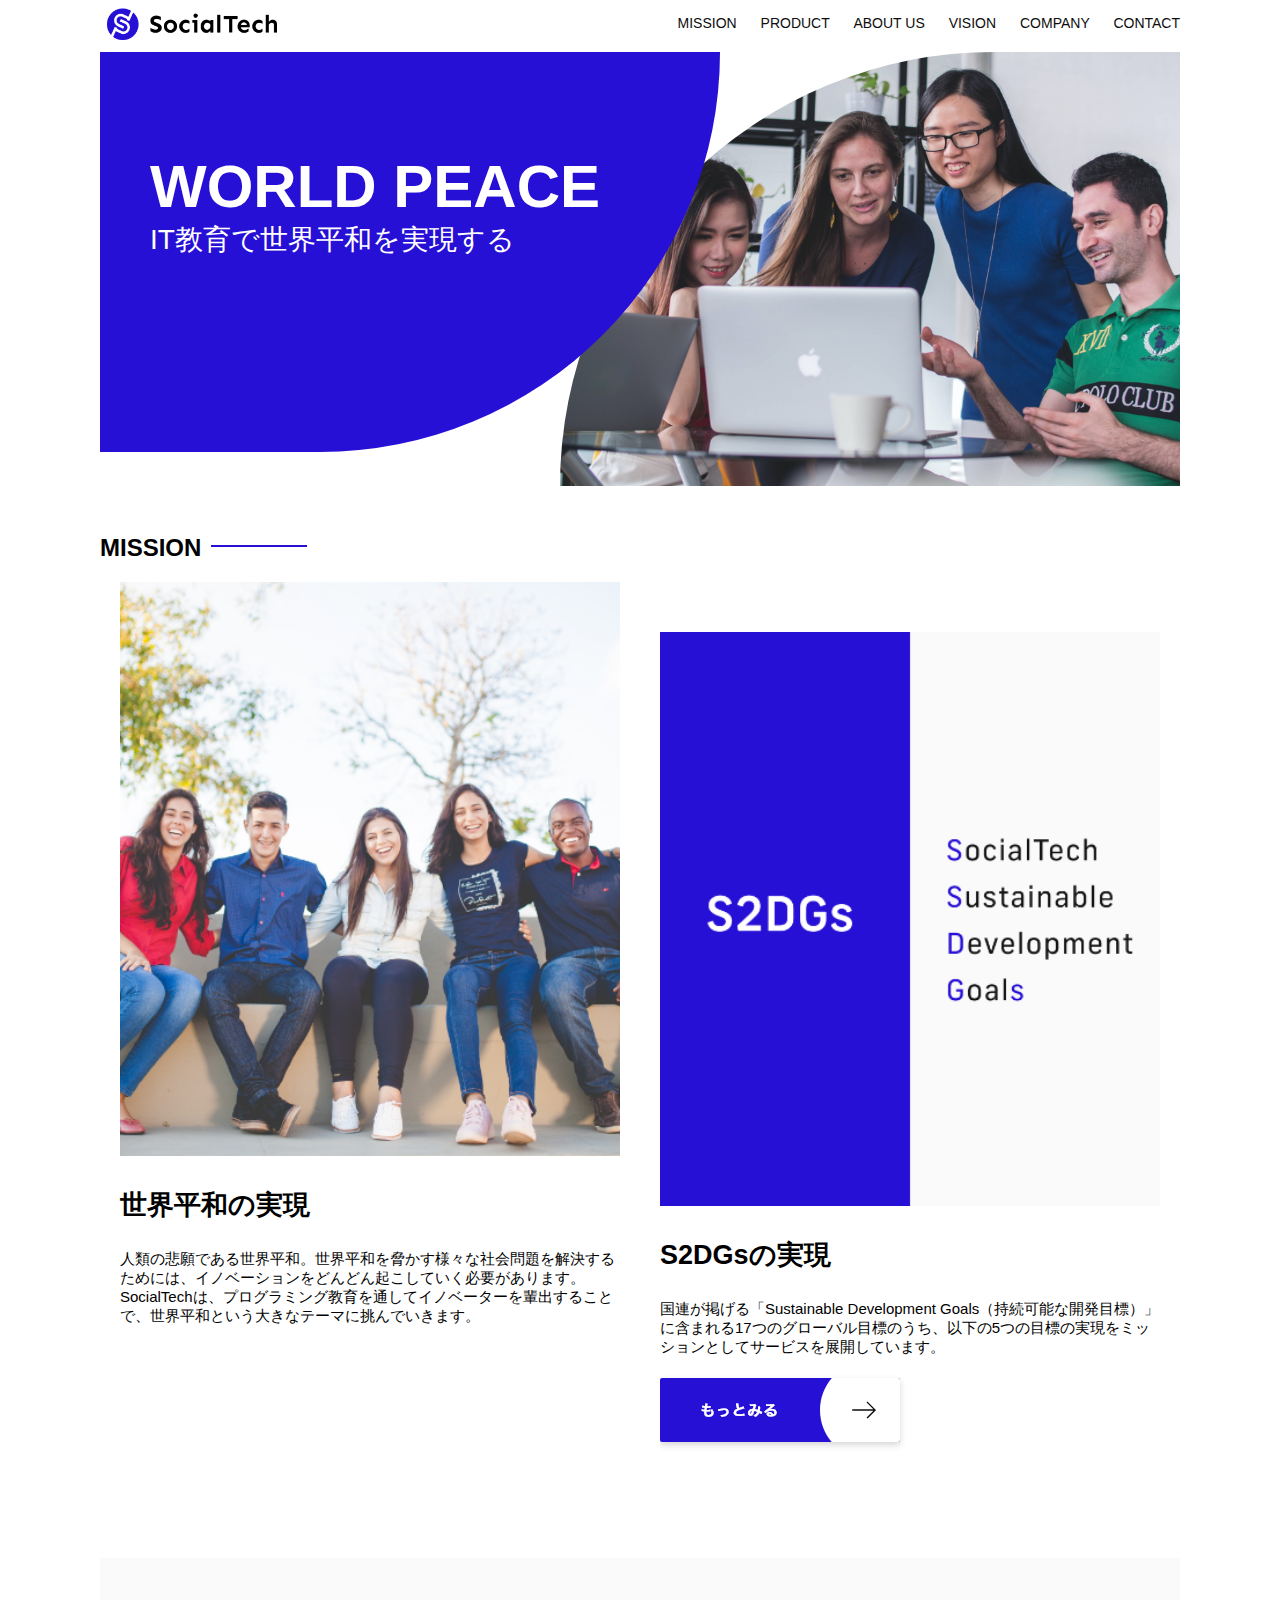
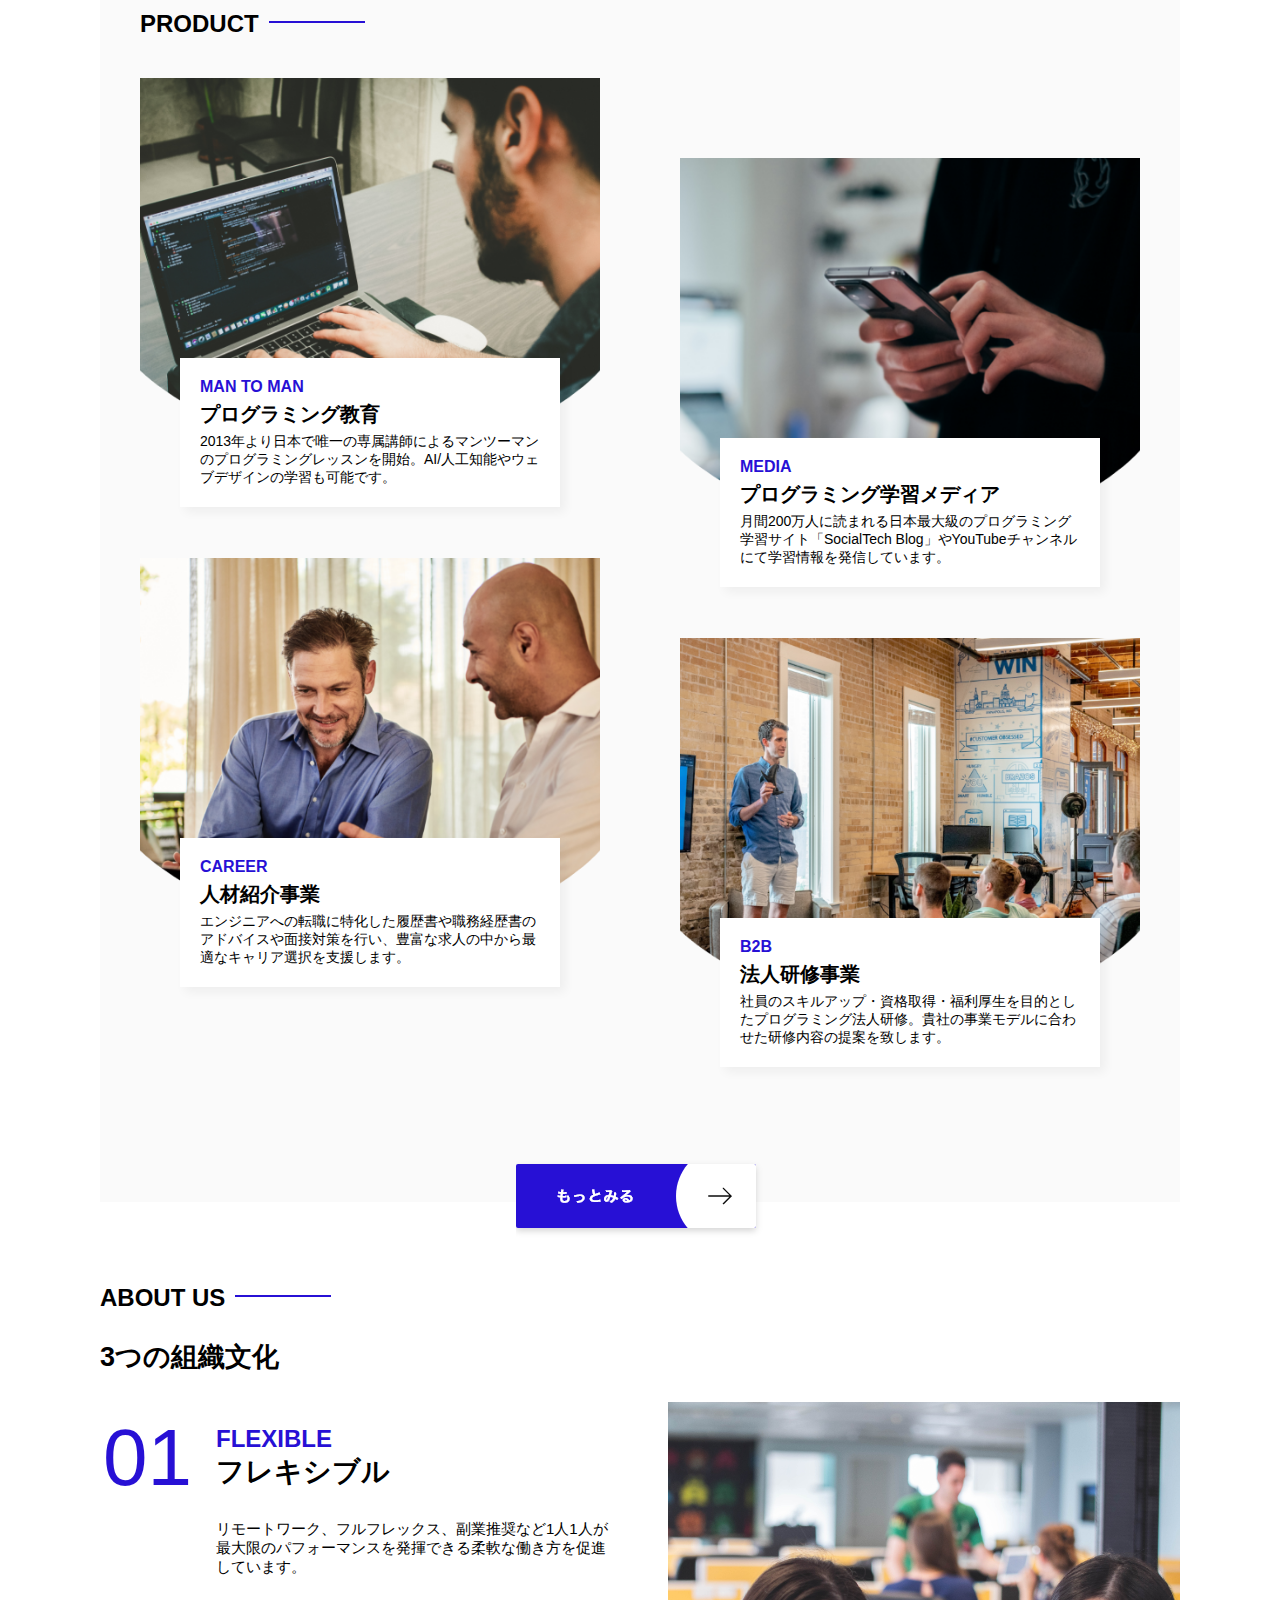
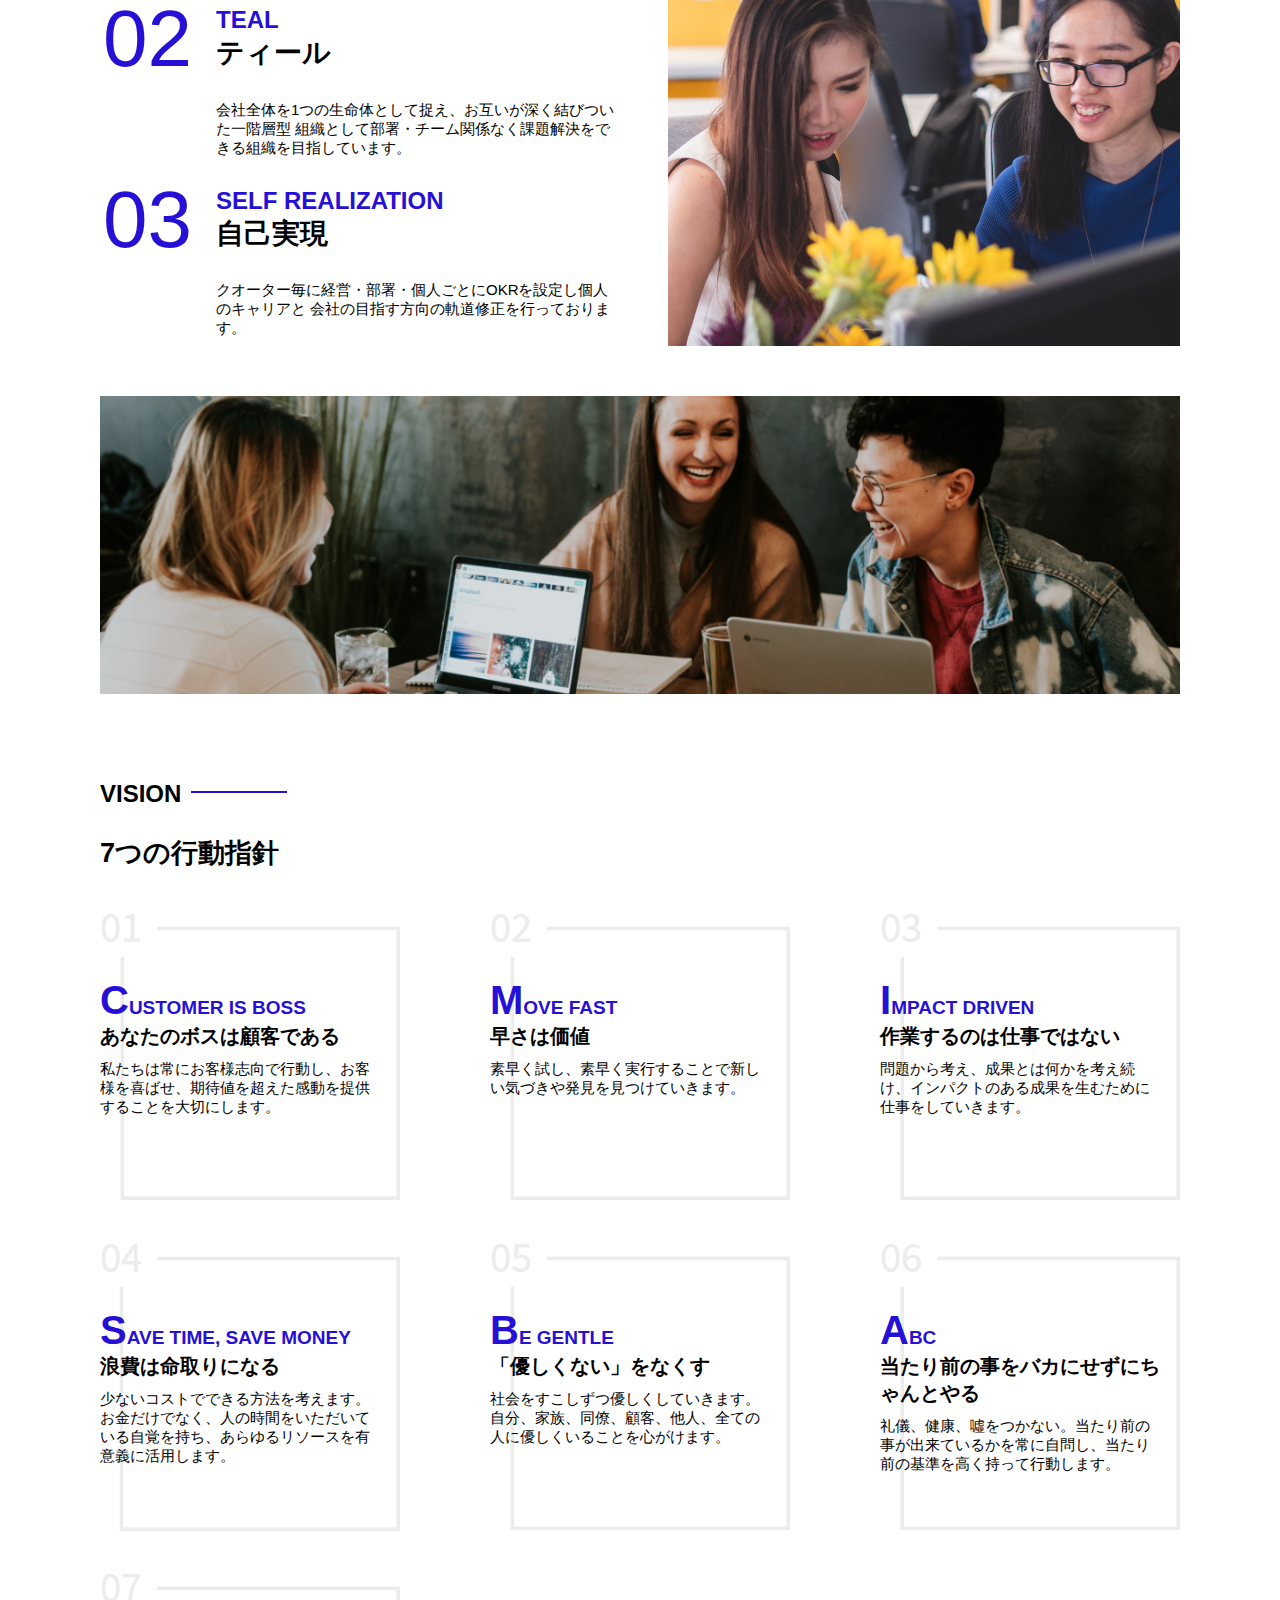
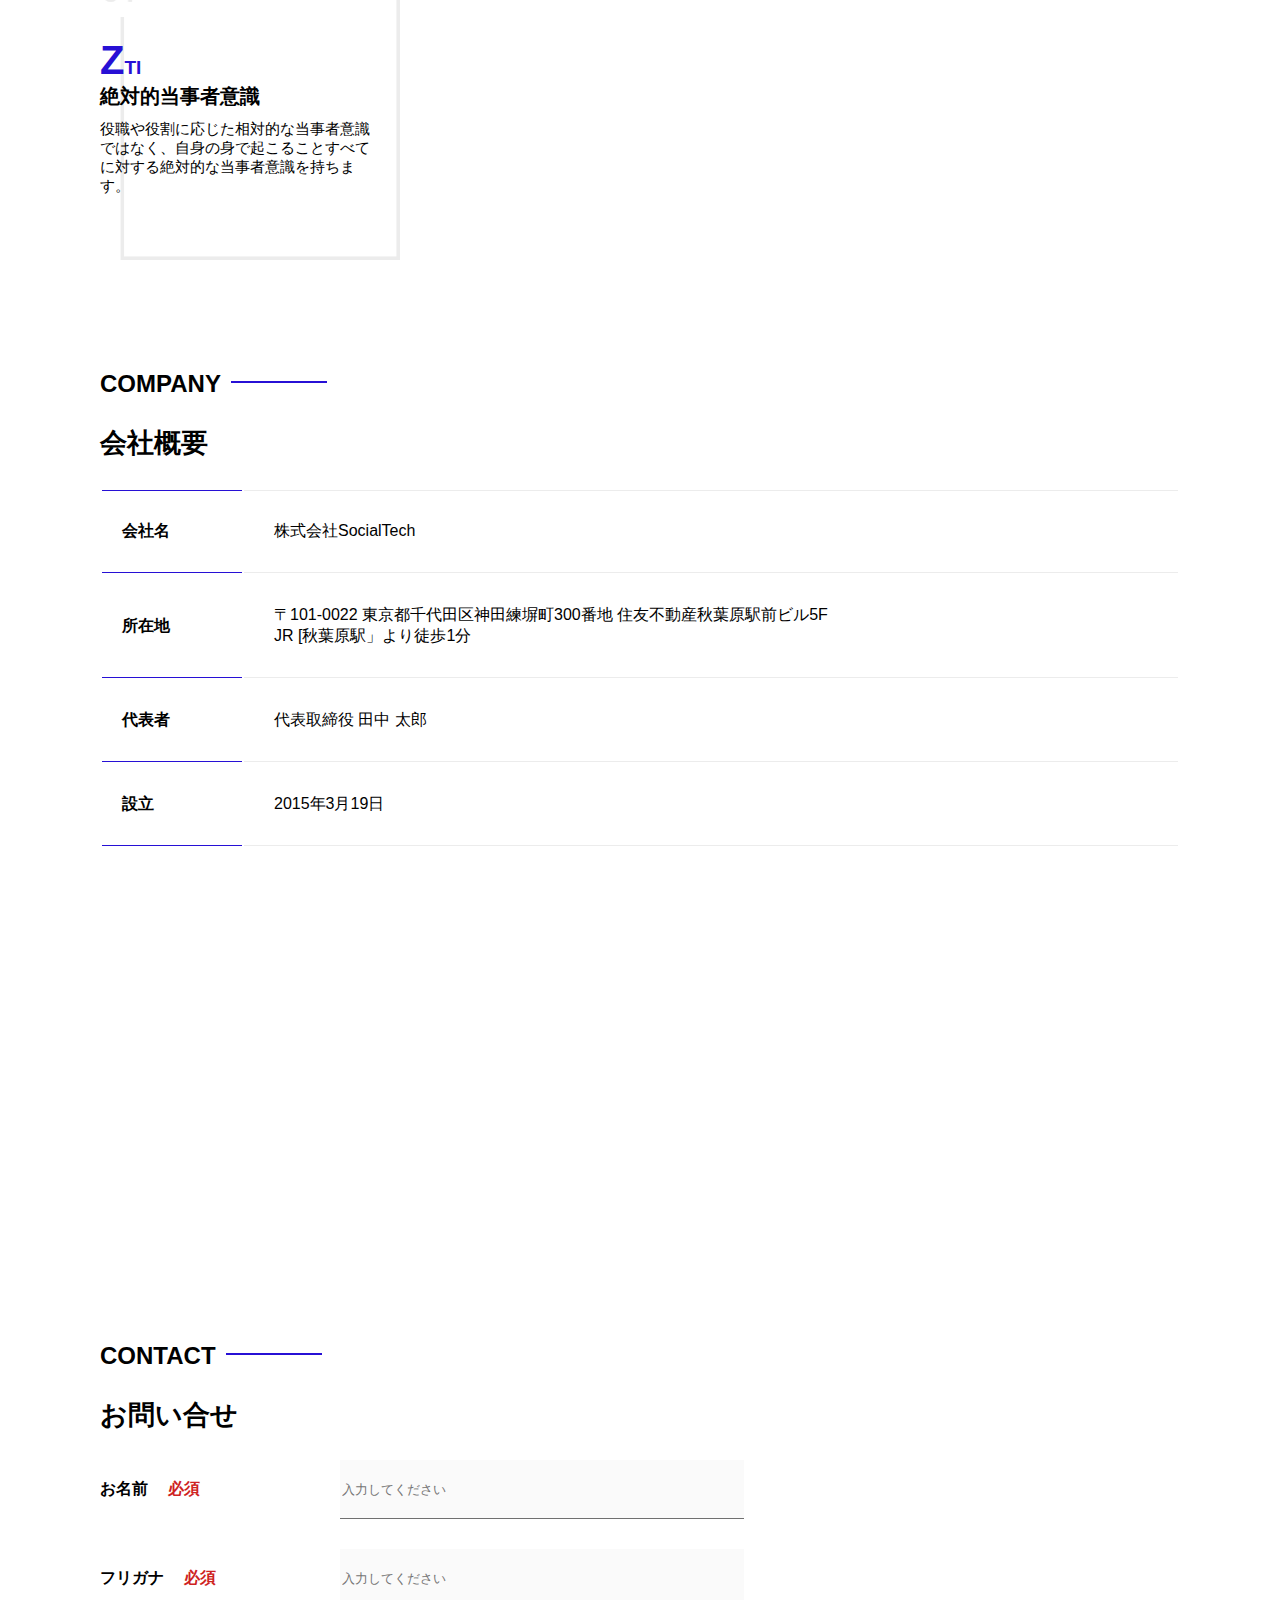
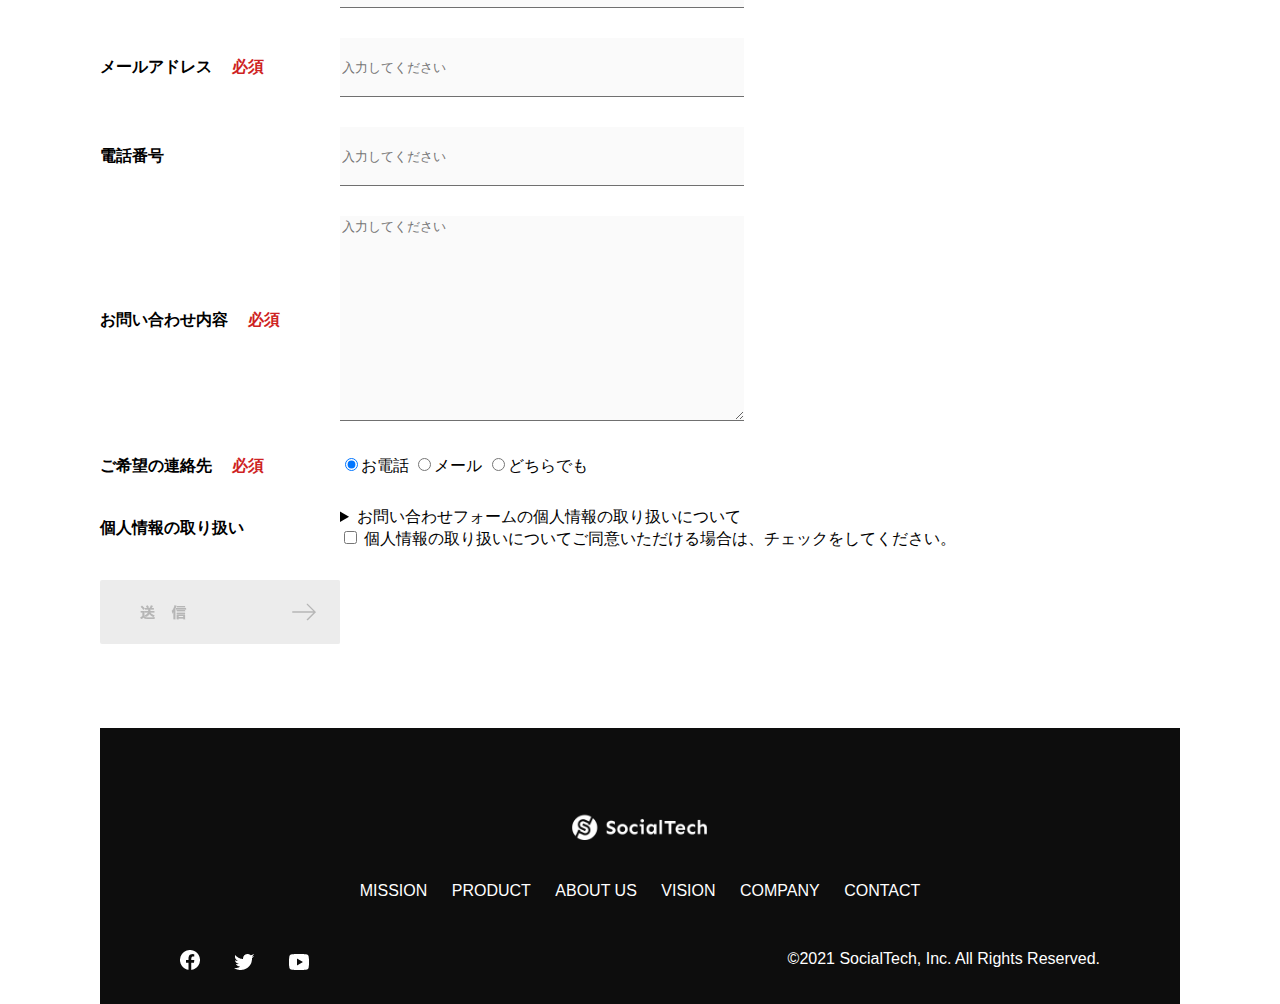
<file: index.html>
<!DOCTYPE html>
<html>
  <head>
    <title>SocialTech</title>
    <meta charset="utf-8">
    <meta name="description" content="SocialTechはEdTech業界のリーディングカンパニーを目指します。">
    <meta name="viewport" content="width=device-width, initial-scale=1.0">
    <link rel="stylesheet" href="style.css">
  </head>
  <body>
    <!-- ヘッダー -->
    <header>
      <!-- ロゴ -->
      <a href="index.html" id="logo"><img src="images/logo.png" alt="トップページに戻る"></a>

      <!-- PC用ナビゲーション -->
      <nav id="nav-pc">
        <a href="mission.html">MISSION</a>
        <a href="product.html">PRODUCT</a>
        <a href="index.html#aboutus">ABOUT US</a>
        <a href="index.html#vision">VISION</a>
        <a href="index.html#company">COMPANY</a>
        <a href="index.html#contact">CONTACT</a>
      </nav>
      
       <!-- スマホ用メニューボタン -->
       <img id="menu-sp" src="images/button-menu.png" alt="ナビゲーションを開く" onclick="document.getElementById('nav-sp').style.display = 'block'">
       
       <!-- スマホ用ナビゲーション -->
       <nav id="nav-sp">
        <img id="close" src="images/button-close.png" alt="ナビゲーションを閉じる" onclick="document.getElementById('nav-sp').style.display = 'none'">
        <a id="logo-sp" href="index.html" onclick="document.getElementById('nav-sp').style.display = 'none'"><img
            src="images/logo-sp.png" alt="トップページに戻る"></a>
        <a class="menu" href="mission.html" onclick="document.getElementById('nav-sp').style.display = 'none'">MISSION</a>
        <a class="menu" href="product.html" onclick="document.getElementById('nav-sp').style.display = 'none'">PRODUCT</a>
        <a class="menu" href="index.html#aboutus" onclick="document.getElementById('nav-sp').style.display = 'none'">ABOUT US</a>
        <a class="menu" href="index.html#vision"
          onclick="document.getElementById('nav-sp').style.display = 'none'">VISION</a>
        <a class="menu" href="index.html#company"
          onclick="document.getElementById('nav-sp').style.display = 'none'">COMPANY</a> 
        <a class="menu" href="index.html#contact" 
          onclick="document.getElementById('nav-sp').style.display = 'none'">CONTACT</a>
        <div id="sns">
          <a href="https://www.facebook.com/sejuku2013"><img src="images/button-facebook.png" alt="Facebookのリンク"></a>
          <a href="https://twitter.com/samuraijuku"><img src="images/button-twitter.png" alt="Twitterのリンク"></a>
          <a href="https://youtube.com/channel/UCCFOQO5aDK0xXam4cUQXT8g"><img src="images/button-youtube.png" alt="YouTubeのリンク"></a>
        </div>
        </nav>
      </header>
    <main>
      <article>
        <!-- メインビジュアル -->
        <section id="main-visual">
          <div id="main-message">
            <h1>WORLD PEACE</h1>
            <p>IT教育で世界平和を実現する</p>
          </div>
          <img src="images/index/index-main.png" alt="PCの周りに集まる多国籍の仲間たち">
        </section>
        <!-- ミッション -->
        <section id="mission">
          <h2 class="index-h2">MISSION</h2>
          <div id="mission-flex">
            <div>     
              <img id="mission-photo" src="images/index/index-mission.png" alt="屋外のベンチで写真を撮影する多国籍の仲間たち">
              <h3>世界平和の実現</h3>
              <p>
                人類の悲願である世界平和。世界平和を脅かす様々な社会問題を解決するためには、イノベーションをどんどん起こしていく必要があります。SocialTechは、プログラミング教育を通してイノベーターを輩出することで、世界平和という大きなテーマに挑んでいきます。
              </p>         
            </div>
            <div> 
              <img id="s2dgs" src="images/index/s2dgs.png" alt="S2DGs">
              <h3>S2DGsの実現</h3>
              <p>国連が掲げる「Sustainable Development Goals（持続可能な開発目標）」に含まれる17つのグローバル目標のうち、以下の5つの目標の実現をミッションとしてサービスを展開しています。</p>
              <a href="mission.html">
                <img src="images/button-more.png" alt="もっとみる">
              </a>
            </div>
          </div>
        </section>
        <!-- プロダクト -->
        <section id="product">
          <h2 class="index-h2">PRODUCT</h2>
          <div>
            <div id="product-left">                  
            <div>
               <img class="product-photo" src="images/index/index-mantoman.png" alt="PCでコードを書く男性">
                <div class="product-explain">
                  <span>MAN TO MAN</span>
                  <h3>プログラミング教育</h3>
                  <p>2013年より日本で唯一の専属講師によるマンツーマンのプログラミングレッスンを開始。AI/人工知能やウェブデザインの学習も可能です。</p>
                </div>
              </div>
              <div>
                <img class="product-photo" src="images/index/index-career.png" alt="笑顔で話し合う2人の男性">
                <div class="product-explain">
                  <span>CAREER</span>
                  <h3>人材紹介事業</h3>
                  <p>エンジニアへの転職に特化した履歴書や職務経歴書のアドバイスや面接対策を行い、豊富な求人の中から最適なキャリア選択を支援します。</p>
                </div>
              </div>
            </div>
            <div id="product-right">
              <div>
                <img class="product-photo" src="images/index/index-media.png" alt="スマートフォンを操作する人">
                <div class="product-explain">
                <span>MEDIA</span>
                  <h3>プログラミング学習メディア</h3>
                  <p>月間200万人に読まれる日本最大級のプログラミング学習サイト「SocialTech Blog」やYouTubeチャンネルにて学習情報を発信しています。</p>
                </div>
              </div>                   
              <div>
                <img class="product-photo" src="images/index/index-b2b.png" alt="講演中の男性とそれを聴く人々">
                <div class="product-explain">
                  <span>B2B</span>
                  <h3>法人研修事業</h3>
                  <P>社員のスキルアップ・資格取得・福利厚生を目的としたプログラミング法人研修。貴社の事業モデルに合わせた研修内容の提案を致します。</P>
                </div>
              </div>
            </div>
          </div>
          <div>
            <a id="product-more" href="product.html">
              <img src="images/button-more.png" alt="もっとみる">
            </a>
          </div>
        </section>
        <!-- ABOUT US -->
        <section id="aboutus">
          <h2 class="index-h2">ABOUT US</h2>
          <h3>3つの組織文化</h3>
          <div>
            <table class="culture-table">
              <tr>
                <td>
                  <span class="culture-num">01</span>
                </td>
                <td>
                  <span class="culture-en">FLEXIBLE</span>
                  <span class="culture-jp">フレキシブル</span>
                </td>
              </tr>
              <tr>
                <td>
                  <!-- 空のセル -->
                </td>
                <td>
                  <p class="culture-description">
                    リモートワーク、フルフレックス、副業推奨など1人1人が最大限のパフォーマンスを発揮できる柔軟な働き方を促進しています。
                  </p>
                </td>
              </tr>
              <tr>
                <td>
                  <span class="culture-num">02</span>
                </td>
                <td>
                  <span class="culture-en">TEAL</span>
                  <span class="culture-jp">ティール</span>
                </td>
              </tr>
              <tr>              
                <td>
                  <!-- 空のセル -->
                </td>
                <td>
                  <p class="culture-description">
                    会社全体を1つの生命体として捉え、お互いが深く結びついた一階層型
                    組織として部署・チーム関係なく課題解決をできる組織を目指しています。
                  </p>
                </td>
              </tr>
              <tr>
                <td>
                  <span class="culture-num">03</span>
                </td>
                <td>
                  <span class="culture-en">SELF REALIZATION</span>
                  <span class="culture-jp">自己実現</span>
                </td>
              </tr>
              <tr>
                <td>
                  <!-- 空のセル -->
                </td>
                <td>
                  <p class="culture-description">
                    クオーター毎に経営・部署・個人ごとにOKRを設定し個人のキャリアと
                    会社の目指す方向の軌道修正を行っております。
                  </p>
                </td>
              </tr>
            </table>
             <img class="culture-img" src="images/index/index-aboutus1.png" alt="笑顔で話し合う2人の女性">
          </div>
           <img class="culture-img2" src="images/index/index-aboutus2.png" alt="笑顔で話し合う3人の男女">
        </section>
        <!-- VISION -->
        <section id="vision">
          <h2 class="index-h2">VISION</h2>
          <h3>7つの行動指針</h3>
          <div>
            <div class="vision-box">
              <img src="images/index/vision-01.png" alt="01">
              <span>
                <h4>CUSTOMER IS BOSS</h4>
                <h5>あなたのボスは顧客である</h5>
                <p>私たちは常にお客様志向で行動し、お客様を喜ばせ、期待値を超えた感動を提供することを大切にします。</p>
              </span>
            </div> 
            <div class="vision-box">
              <img src="images/index/vision-02.png" alt="02">
                <span>
                  <h4>MOVE FAST</h4>
                  <h5>早さは価値</h5>
                  <p>素早く試し、素早く実行することで新しい気づきや発見を見つけていきます。</p>
                </span>
            </div> 
            <div class="vision-box">
               <img src="images/index/vision-03.png" alt="03">
                  <span>
                    <h4>IMPACT DRIVEN</h4>
                    <h5>作業するのは仕事ではない</h5>
                    <p>問題から考え、成果とは何かを考え続け、インパクトのある成果を生むために仕事をしていきます。</p>
                  </span>
            </div> 
            <div class="vision-box">
               <img src="images/index/vision-04.png" alt="04">
                  <span>
                    <h4>SAVE TIME, SAVE MONEY</h4>
                    <h5>浪費は命取りになる</h5>
                    <p>少ないコストでできる方法を考えます。お金だけでなく、人の時間をいただいている自覚を持ち、あらゆるリソースを有意義に活用します。</p>
                  </span>
            </div> 
            <div class="vision-box">
               <img src="images/index/vision-05.png" alt="05">
                  <span>
                    <h4>BE GENTLE</h4>
                    <h5>「優しくない」をなくす</h5>
                    <p>社会をすこしずつ優しくしていきます。自分、家族、同僚、顧客、他人、全ての人に優しくいることを心がけます。</p>
                  </span>
            </div> 
            <div class="vision-box">
               <img src="images/index/vision-06.png" alt="06">
                  <span>
                    <h4>ABC</h4>
                    <h5>当たり前の事をバカにせずにちゃんとやる</h5>
                    <p>礼儀、健康、噓をつかない。当たり前の事が出来ているかを常に自問し、当たり前の基準を高く持って行動します。</p>
                  </span>
            </div> 
            <div class="vision-box">
                <img src="images/index/vision-07.png" alt="07">
                   <span>
                     <h4>ZTI</h4>
                     <h5>絶対的当事者意識</h5>
                     <p>役職や役割に応じた相対的な当事者意識ではなく、自身の身で起こることすべてに対する絶対的な当事者意識を持ちます。</p>
                   </span>
            </div>                
      </div>
      </section>       
      <!-- COMPANY -->
      <section id="company">
        <h2 class="index-h2">COMPANY</h2>
        <h3>会社概要</h3>
        <table id="company-table">
           <tr>
            <th class="tableheader-first">会社名</th>
            <td class="cell-first">株式会社SocialTech</td>
           </tr>
           <tr>
             <th class="tableheader">所在地</th>
             <td class="cell">〒101-0022 東京都千代田区神田練塀町300番地 住友不動産秋葉原駅前ビル5F<br>JR [秋葉原駅」より徒歩1分</td>
           </tr>
           <tr>
             <th class="tableheader">代表者</th>
             <td class="cell">代表取締役 田中 太郎</td>
           </tr>
           <tr>
             <th class="tableheader">設立</th>
             <td class="cell">2015年3月19日</td>
           </tr>
        </table>
        <iframe
          src="https://www.google.com/maps/embed?pb=!1m18!1m12!1m3!1d12960.272655030523!2d139.76435285263776!3d35.699940186839896!2m3!1f0!2f0!3f0!3m2!1i1024!2i768!4f13.1!3m3!1m2!1s0x60188fee13660e23%3A0x77137876edf742ac!2z5L2P5Y-L5LiN5YuV55Sj56eL6JGJ5Y6f6aeF5YmN44OT44Or!5e0!3m2!1sja!2sjp!4v1714948424982!5m2!1sja!2sjp" 
          style="border:0;" allowfullscreen="" loading="lazy">        
        </iframe>
      </section>
      <!-- お問合せフォーム -->
      <section id="contact">
        <h2 class="index-h2">CONTACT</h2>
        <h3>お問い合せ</h3>
        <form>
          <div>
            <div class="contact-heading">
              <label class="contact-label">お名前<span class="contact-span">必須</span></label>
            </div>
            <div>
              <input type="text" name="name" placeholder="入力してください" class="contact-textbox">
            </div>   
          </div>  
          <div>
            <div class="contact-heading">
              <label class="contact-label">フリガナ<span class="contact-span">必須</span></label>
            </div>
          <div>
            <input type="text" name="hurigana" placeholder="入力してください" class="contact-textbox">
          </div>
        </div>
        <div>
          <div class="contact-heading">
            <label class="contact-label">メールアドレス<span class="contact-span">必須</span></label>
          </div>
        <div>
          <input type="text" name="email" placeholder="入力してください" class="contact-textbox">
        </div> 
        </div>
        <div>
          <div class="contact-heading">
            <label class="contact-label">電話番号</label>
          </div>
        <div>
          <input type="text" name="tel" placeholder="入力してください" class="contact-textbox">
        </div> 
        </div>
        <div>
          <div class="contact-heading">
            <label class="contact-label">お問い合わせ内容<span class="contact-span">必須</span></label>
          </div>
          <div>
            <textarea class="contact-textarea" placeholder="入力してください" name="message"></textarea>
          </div>
       </div>
        <div>
          <div class="contact-heading">
            <label class="contact-label">ご希望の連絡先<span class="contact-span">必須</span></label>
          </div>
          <div>
         <input class="radiobutton" type="radio" value="tel" name="contact" checked><label>お電話</label>
         <input class="radiobutton" type="radio" value="mail" name="contact"><label>メール</label>
         <input class="radiobutton" type="radio" value="both" name="contact"><label>どちらでも</label>
      </div>
      </div>
      <div>
        <div class="contact-heading">
          <label class="contact-label">個人情報の取り扱い</label>
        </div>
        <div>
          <details>
            <summary>お問い合わせフォームの個人情報の取り扱いについて</summary>
            <div>
              <span>1. 組織の名称又は氏名</span><br>
              株式会社SocialTech<br><br>
              <span>2. 個人情報保護管理者（若しくはその代理人）の氏名又は職名、所属及び連絡先
                鈴木 一郎 コーポレート部</span><br>
                メールアドレス:samurai@example.com<br>
                TEL:03-1234-5678<br>
              <span>3. 個人情報の利用目的</span><br>
                ・本サービス及び本サービスに関連する情報の提供又はそれらに関する連絡のため<br>
                   ・ユーザーの本人確認のため<br>
                   ・当社サービスのご案内のため<br>
                   ・当社の商品等の広告または宣伝（電子メールによるものを含むものとします。）<br><br>
              <span>４．個人情報の取り扱い業務の委託</span><br>
                   個人情報の取扱業務の全部または一部を外部に業務委託する場合があります。<br>
                   その際、弊社は、個人情報を適切に保護できる管理体制を敷き実行していることを条件として<br>
                   委託先を厳選したうえで、機密保持契約を委託先と締結し、お客様の個人情報を厳密に管理させます。<br><br>
              <span>５．個人情報の開示等の請求</span><br>
                   お客様は、弊社に対してご自身の個人情報の開示等（利用目的の通知、開示、内容の訂正・追加・削除、利用の停止または消去、第三者への提供の停止）に関して、当社問合わせ窓口に申し出ることができます。<br>
                   その際、弊社はお客様ご本人を確認させていただいたうえで、合理的な期間内に対応いたします。<br><br>
                   なお、個人情報に関する弊社問合わせ先は、次の通りです。<br><br>
                   株式会社SocialTech 個人情報問合せ窓口<br>
                   〒101-0022 東京都千代田区神田練塀町300番地 住友不動産秋葉原駅前ビル5F<br>
                   メールアドレス:samurai@example.com TEL:03-1234-5678<br><br>
              <span>６．個人情報を提供されることの任意性について</span><br><br>
                   お客様がご自身の個人情報を弊社に提供されるか否かは、お客様のご判断によりますが、もしご提供されない場合には、適切なサービスが提供できない場合がありますので予めご了承ください。
              </div>
               </details>
               <input type="checkbox" name="agree">
               <span>個人情報の取り扱いについてご同意いただける場合は、チェックをしてください。</span>
             </div>
           </div>
           <input type="image" src="images/button-submit.png" alt="送信する">
        </form>
      </section>
    </article>
    <footer>
      <div id="footer-logo">
        <img src="images/logo-sp.png" alt="SocialTech">
      </div>
      <div id="footer-link">
        <a href="mission.html">MISSION</a>
        <a href="product.html">PRODUCT</a>
        <a href="index.html#aboutus">ABOUT US</a>
        <a href="index.html#vision">VISION</a>
        <a href="index.html#company">COMPANY</a>
        <a href="index.html#contact">CONTACT</a>
      </div>
        <div id="sns-footer">
          <a href="https://www.facebook.com/sejuku2013"><img src="images/button-facebook.png" alt="Facebookのリンク"></a>
          <a href="https://twitter.com/samuraijuku"><img src="images/button-twitter.png" alt="Twitterのリンク"></a>
          <a href="https://www.youtube.com/channel/UCCFOQO5aDK0xXam4cUQXT8g"><img src="images/button-youtube.png" alt="YouTubeのリンク"></a>
           <span id="copyright">&copy;2021 SocialTech, Inc. All Rights Reserved. </span>          
        </div>
    </footer>
  </main>
</body>

</html>
</file>
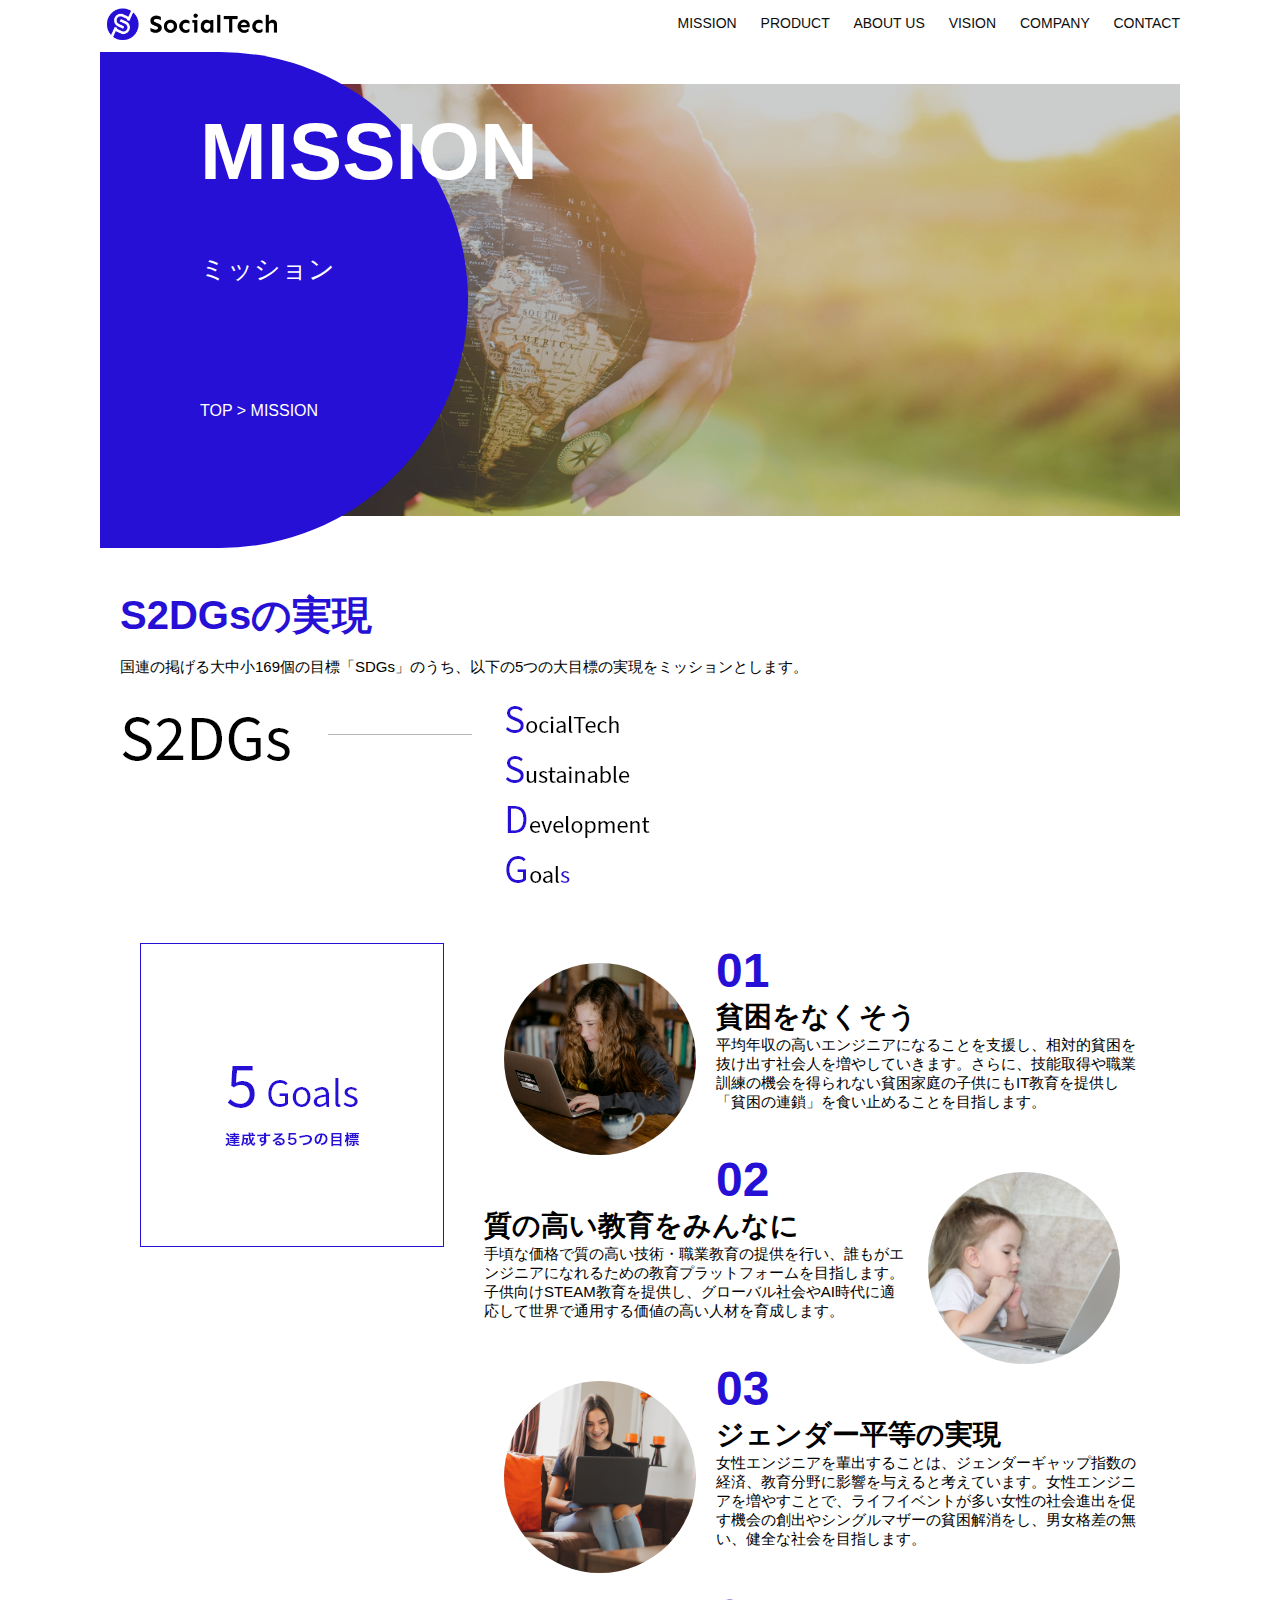
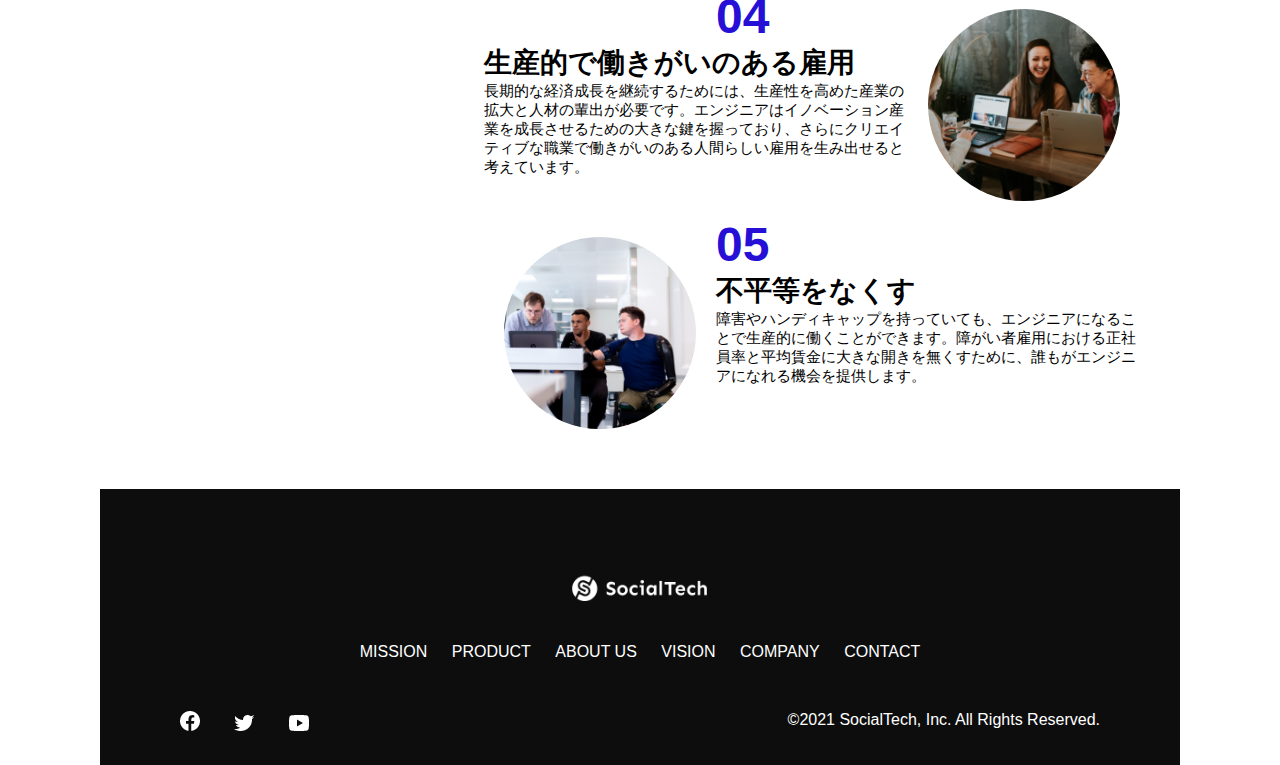
<file: mission.html>
<!DOCTYPE html>
<html>
  <head>
    <title>SocialTech - MISSION ミッション -</title>
    <meta charset="utf-8">
    <meta name="description" content="SocialTechが目指す5つの目標（S2DGs）を紹介します">
    <meta name="viewport" content="width=device-width, initial-scale=1.0">
    <link rel="stylesheet" href="style.css">
  </head>
  <body>
    <!-- ヘッダー -->
    <header>
      <!-- ロゴ -->
      <a href="index.html" id="logo"><img src="images/logo.png" alt="トップページに戻る"></a>

      <!-- PC用ナビゲーション -->
      <nav id="nav-pc">
        <a href="mission.html">MISSION</a>
        <a href="product.html">PRODUCT</a>
        <a href="index.html#aboutus">ABOUT US</a>
        <a href="index.html#vision">VISION</a>
        <a href="index.html#company">COMPANY</a>
        <a href="index.html#contact">CONTACT</a>
      </nav>
       <!-- スマホ用メニューボタン -->
       <img id="menu-sp" src="images/button-menu.png" alt="ナビゲーションを開く" onclick="document.getElementById('nav-sp').style.display = 'block'">
  
       
       <!-- スマホ用ナビゲーション -->
       <nav id="nav-sp">
        <img id="close" src="images/button-close.png" alt="ナビゲーションを閉じる" onclick="document.getElementById('nav-sp').style.display = 'none'">
        <a id="logo-sp" href="index.html" onclick="document.getElementById('nav-sp').style.display = 'none'"><img
            src="images/logo-sp.png" alt="トップページに戻る"></a>
        <a class="menu" href="mission.html" onclick="document.getElementById('nav-sp').style.display = 'none'">MISSION</a>
        <a class="menu" href="product.html" onclick="document.getElementById('nav-sp').style.display = 'none'">PRODUCT</a>
        <a class="menu" href="index.html#aboutus" onclick="document.getElementById('nav-sp').style.display = 'none'">ABOUT US</a>
        <a class="menu" href="index.html#vision"
          onclick="document.getElementById('nav-sp').style.display = 'none'">VISION</a>
        <a class="menu" href="index.html#company"
          onclick="document.getElementById('nav-sp').style.display = 'none'">COMPANY</a> 
        <a class="menu" href="index.html#contact" 
          onclick="document.getElementById('nav-sp').style.display = 'none'">CONTACT</a>
        <div id="sns">
          <a href="https://www.facebook.com/sejuku2013"><img src="images/button-facebook.png" alt="Facebookのリンク"></a>
          <a href="https://twitter.com/samuraijuku"><img src="images/button-twitter.png" alt="Twitterのリンク"></a>
          <a href="https://www.youtube.com/channel/UCCFOQO5aDK0xXam4cUQXT8g"><img src="images/button-youtube.png" alt="YouTubeのリンク"></a>
        </div>
        </nav>
      </header>
    <main>
      <article>
        <section id="mission-main">
          <div id="mission-title">
            <h1>MISSION</h1>
            <span>ミッション</span>
            <div>TOP > MISSION</div>
          </div>
        </section>
      <section id="mission-s2dgs">
        <h2 class="mission-h2">S2DGsの実現</h2>
        <p>国連の掲げる大中小169個の目標「SDGs」のうち、以下の5つの大目標の実現をミッションとします。</p>
        <img src="images/mission/mission-s2dgs.png" alt="S2DGs">
      </section>
      <section id="mission-5goals">
        <div>
          <img id="s2dgs-image" src="images/mission/mission-5goals.png" alt="5Goals">
        </div>
        <div>
          <div>
            <img class="fivegoals-image-left" src="images/mission/mission-5goals01.png" alt="PCを操作する女の子">
            <span class="fivegoals-number">01</span>
            <h3 class="fivegoals-h3">貧困をなくそう</h3>
            <p class="fivegoals-p">
              平均年収の高いエンジニアになることを支援し、相対的貧困を抜け出す社会人を増やしていきます。さらに、技能取得や職業訓練の機会を得られない貧困家庭の子供にもIT教育を提供し「貧困の連鎖」を食い止めることを目指します。
            </p>
          </div>

          <div>
            <img class="fivegoals-image-right" src="images/mission/mission-5goals02.png" alt="PCを見つめる小さい女の子">
            <span class="fivegoals-number">02</span>
            <h3 class="fivegoals-h3">質の高い教育をみんなに</h3>
            <p class="fivegoals-p">
              手頃な価格で質の高い技術・職業教育の提供を行い、誰もがエンジニアになれるための教育プラットフォームを目指します。子供向けSTEAM教育を提供し、グローバル社会やAI時代に適応して世界で通用する価値の高い人材を育成します。
            </p>
          </div>

          <div>
            <img class="fivegoals-image-left" src="images/mission/mission-5goals03.png" alt="PCを操作する女性">
            <span class="fivegoals-number">03</span>
            <h3 class="fivegoals-h3">ジェンダー平等の実現</h3>
            <p class="fivegoals-p">
              女性エンジニアを輩出することは、ジェンダーギャップ指数の経済、教育分野に影響を与えると考えています。女性エンジニアを増やすことで、ライフイベントが多い女性の社会進出を促す機会の創出やシングルマザーの貧困解消をし、男女格差の無い、健全な社会を目指します。
            </p>
          </div>

          <div>
            <img class="fivegoals-image-right" src="images/mission/mission-5goals04.png" alt="笑顔で話し合う3人の男女">
            <span class="fivegoals-number">04</span>
            <h3 class="fivegoals-h3">生産的で働きがいのある雇用</h3>
            <p class="fivegoals-p">
              長期的な経済成長を継続するためには、生産性を高めた産業の拡大と人材の輩出が必要です。エンジニアはイノベーション産業を成長させるための大きな鍵を握っており、さらにクリエイティブな職業で働きがいのある人間らしい雇用を生み出せると考えています。
            </p>
          </div>

          <div>
            <img class="fivegoals-image-left" src="images/mission/mission-5goals05.png" alt="障害を持つ男性が生き生きと働く様子">
            <span class="fivegoals-number">05</span>
            <h3 class="fivegoals-h3">不平等をなくす</h3>
            <p class="fivegoals-p">
              障害やハンディキャップを持っていても、エンジニアになることで生産的に働くことができます。障がい者雇用における正社員率と平均賃金に大きな開きを無くすために、誰もがエンジニアになれる機会を提供します。
            </p>
          </div>

        </div>
      </section>
      </article>
    <footer>
      <div id="footer-logo">
        <img src="images/logo-sp.png" alt="SocialTech">
      </div>
      <div id="footer-link">
        <a href="mission.html">MISSION</a>
        <a href="product.html">PRODUCT</a>
        <a href="index.html#aboutus">ABOUT US</a>
        <a href="index.html#vision">VISION</a>
        <a href="index.html#company">COMPANY</a>
        <a href="index.html#contact">CONTACT</a>
      </div>
        <div id="sns-footer">
          <a href="https://www.facebook.com/sejuku2013"><img src="images/button-facebook.png" alt="Facebookのリンク"></a>
          <a href="https://twitter.com/samuraijuku"><img src="images/button-twitter.png" alt="Twitterのリンク"></a>
          <a href="https://www.youtube.com/channel/UCCFOQO5aDK0xXam4cUQXT8g"><img src="images/button-youtube.png" alt="YouTubeのリンク"></a>
           <span id="copyright">&copy;2021 SocialTech, Inc. All Rights Reserved. </span>          
        </div>
    </footer>
  </main>
</body>

</html>
</file>
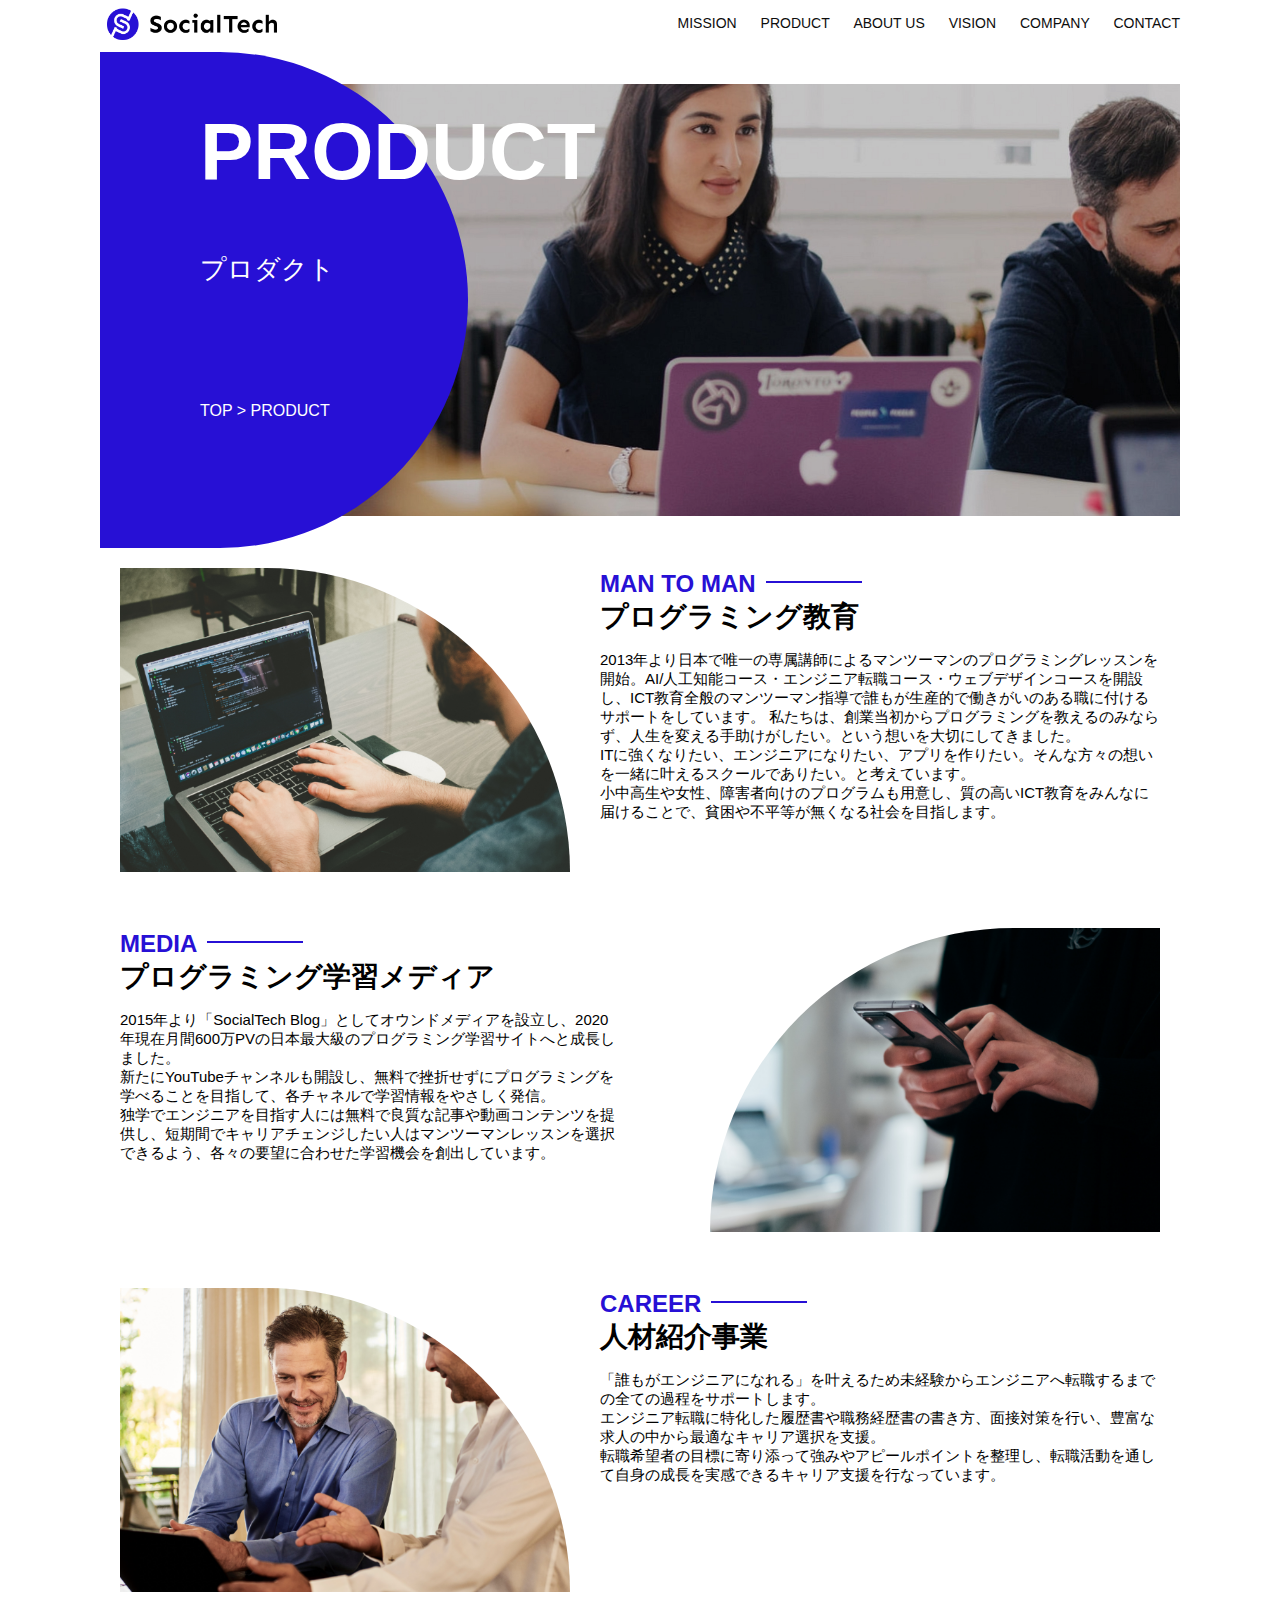
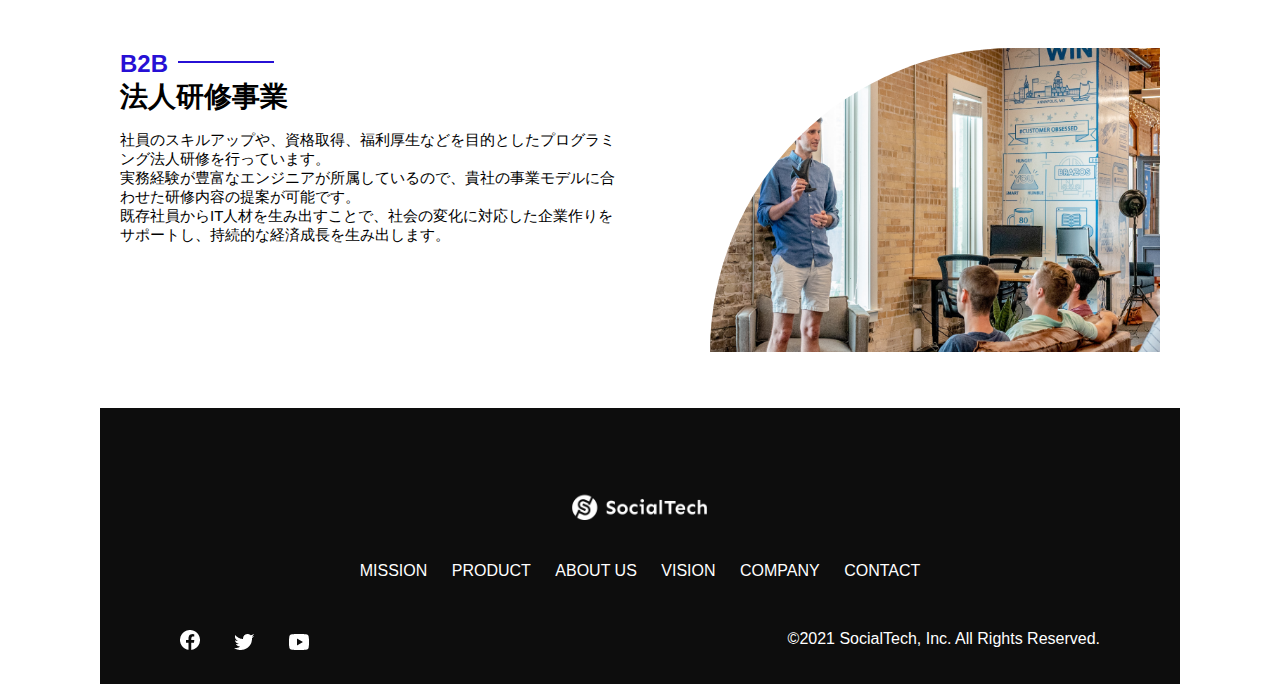
<file: product.html>
<!DOCTYPE html>
<html>
  <head>
    <title>SocialTech -PRODUCT プロダクト-</title>
    <meta charset="utf-8">
    <meta name="description" content="SocialTechの4つのプロダクトを紹介します">
    <meta name="viewport" content="width=device-width, initial-scale=1.0">
    <link rel="stylesheet" href="style.css">
  </head>
  <body>
    <!-- ヘッダー -->
    <header>
      <!-- ロゴ -->
      <a href="index.html" id="logo"><img src="images/logo.png" alt="トップページに戻る"></a>

      <!-- PC用ナビゲーション -->
      <nav id="nav-pc">
        <a href="mission.html">MISSION</a>
        <a href="product.html">PRODUCT</a>
        <a href="index.html#aboutus">ABOUT US</a>
        <a href="index.html#vision">VISION</a>
        <a href="index.html#company">COMPANY</a>
        <a href="index.html#contact">CONTACT</a>
      </nav>
      
       <!-- スマホ用メニューボタン -->
       <img id="menu-sp" src="images/button-menu.png" alt="ナビゲーションを開く" onclick="document.getElementById('nav-sp').style.display = 'block'">
       
       <!-- スマホ用ナビゲーション -->
       <nav id="nav-sp">
        <img id="close" src="images/button-close.png" alt="ナビゲーションを閉じる" onclick="document.getElementById('nav-sp').style.display = 'none'">
        <a id="logo-sp" href="index.html" onclick="document.getElementById('nav-sp').style.display = 'none'"><img
            src="images/logo-sp.png" alt="トップページに戻る"></a>
        <a class="menu" href="mission.html" onclick="document.getElementById('nav-sp').style.display = 'none'">MISSION</a>
        <a class="menu" href="product.html" onclick="document.getElementById('nav-sp').style.display = 'none'">PRODUCT</a>
        <a class="menu" href="index.html#aboutus" onclick="document.getElementById('nav-sp').style.display = 'none'">ABOUT US</a>
        <a class="menu" href="index.html#vision"
          onclick="document.getElementById('nav-sp').style.display = 'none'">VISION</a>
        <a class="menu" href="index.html#company"
          onclick="document.getElementById('nav-sp').style.display = 'none'">COMPANY</a> 
        <a class="menu" href="index.html#contact" 
          onclick="document.getElementById('nav-sp').style.display = 'none'">CONTACT</a>
        <div id="sns">
          <a href="https://www.facebook.com/sejuku2013"><img src="images/button-facebook.png" alt="Facebookのリンク"></a>
          <a href="https://twitter.com/samuraijuku"><img src="images/button-twitter.png" alt="Twitterのリンク"></a>
          <a href="https://youtube.com/channel/UCCFOQO5aDK0xXam4cUQXT8g"><img src="images/button-youtube.png" alt="YouTubeのリンク"></a>
        </div>
        </nav>
      </header>
    <main>
      <article>
        <section id="product-main">
          <div id="product-title">
            <h1>PRODUCT</h1>
            <span>プロダクト</span>
            <div>TOP > PRODUCT</div>
          </div>
        </section>
        <section class="product-section1">
          <img src="images/product/product-mantoman.png" alt="PCでコードを書く男性">
          <div>
            <h2 class="product-h2">MAN TO MAN</h2>
            <h3 class="product-h3">プログラミング教育</h3>
            <p>
              2013年より日本で唯一の専属講師によるマンツーマンのプログラミングレッスンを開始。AI/人工知能コース・エンジニア転職コース・ウェブデザインコースを開設し、ICT教育全般のマンツーマン指導で誰もが生産的で働きがいのある職に付けるサポートをしています。
              私たちは、創業当初からプログラミングを教えるのみならず、人生を変える手助けがしたい。という想いを大切にしてきました。<br>ITに強くなりたい、エンジニアになりたい、アプリを作りたい。そんな方々の想いを一緒に叶えるスクールでありたい。と考えています。<br>小中高生や女性、障害者向けのプログラムも用意し、質の高いICT教育をみんなに届けることで、貧困や不平等が無くなる社会を目指します。
            </p>
          </div>
        </section>
        <section class="product-section2">
          <div>
            <h2 class="product-h2">MEDIA</h2>
            <h3 class="product-h3">プログラミング学習メディア</h3>
            <p>2015年より「SocialTech
              Blog」としてオウンドメディアを設立し、2020年現在月間600万PVの日本最大級のプログラミング学習サイトへと成長しました。<br>新たにYouTubeチャンネルも開設し、無料で挫折せずにプログラミングを学べることを目指して、各チャネルで学習情報をやさしく発信。<br>独学でエンジニアを目指す人には無料で良質な記事や動画コンテンツを提供し、短期間でキャリアチェンジしたい人はマンツーマンレッスンを選択できるよう、各々の要望に合わせた学習機会を創出しています。
            </p>
          </div>
          <img src="images/product/product-media.png" alt="スマートフォンを操作する人">
        </section>
        <section class="product-section1">
          <img src="images/product/product-career.png" alt="笑顔で話し合う2人の男性">
          <div>
            <h2 class="product-h2">CAREER</h2>
            <h3 class="product-h3">人材紹介事業</h3>
            <p>
              「誰もがエンジニアになれる」を叶えるため未経験からエンジニアへ転職するまでの全ての過程をサポートします。<br>エンジニア転職に特化した履歴書や職務経歴書の書き方、面接対策を行い、豊富な求人の中から最適なキャリア選択を支援。<br>転職希望者の目標に寄り添って強みやアピールポイントを整理し、転職活動を通して自身の成長を実感できるキャリア支援を行なっています。<br>
            </p>
          </div>
        </section> 
        <section class="product-section2">
          <div>
            <h2 class="product-h2">B2B</h2>
            <h3 class="product-h3">法人研修事業</h3>
            <p>
              社員のスキルアップや、資格取得、福利厚生などを目的としたプログラミング法人研修を行っています。<br>実務経験が豊富なエンジニアが所属しているので、貴社の事業モデルに合わせた研修内容の提案が可能です。<br>既存社員からIT人材を生み出すことで、社会の変化に対応した企業作りをサポートし、持続的な経済成長を生み出します。
            </p>
          </div>
          <img src="images/product/product-b2b.png" alt="講演中の男性とそれを聴く人々">
        </section>
      </article>
      <footer>
        <div id="footer-logo">
          <img src="images/logo-sp.png" alt="SocialTech">
        </div>
        <div id="footer-link">
          <a href="mission.html">MISSION</a>
          <a href="product.html">PRODUCT</a>
          <a href="index.html#aboutus">ABOUT US</a>
          <a href="index.html#vision">VISION</a>
          <a href="index.html#company">COMPANY</a>
          <a href="index.html#contact">CONTACT</a>
        </div>
          <div id="sns-footer">
            <a href="https://www.facebook.com/sejuku2013"><img src="images/button-facebook.png" alt="Facebookのリンク"></a>
            <a href="https://twitter.com/samuraijuku"><img src="images/button-twitter.png" alt="Twitterのリンク"></a>
            <a href="https://www.youtube.com/channel/UCCFOQO5aDK0xXam4cUQXT8g"><img src="images/button-youtube.png" alt="YouTubeのリンク"></a>
             <span id="copyright">&copy;2021 SocialTech, Inc. All Rights Reserved. </span>          
          </div>
      </footer>
    </main>
  </body>
  
  </html>
</file>
<file: style.css>
/* PC、スマホ共通スタイル */
body {
  font-family: "Source Sans Pro", "Hiragino Kaku Gothic ProN", Meiryo, Arial, sans-serif;
}

p {
  font-size: 15px;
}

.arrow-right {
  color: #2710d5;
}

#submit {
  margin-top: 50px;
}

/* ===========
PC用のスタイル
==============*/
@media screen and (min-width: 768px) {
/* 横幅設定 */
body {
  max-width: 1080px;
  min-width: 900px;
  margin: 0 auto 0 auto;
}

/* ヘッダー */
header {
  display: flex;
  justify-content: space-between;
}

/* ナビゲーションのレイアウト */
#nav-pc {
  font-size: 14px;
  padding-top: 15px;
}

/* ナビゲーションのリンクの装飾設定 */
#nav-pc > a {
  text-decoration: none;
  margin-left: 20px;
}
#nav-pc > a:link {
  color: #0d0d0d;
}
#nav-pc > a:visited {
  color: #0d0d0d;
}
#nav-pc > a:hover {
  color: #0d0d0d;
  text-decoration: underline;
}
#nav-pc > a:active {
  color: #0d0d0d;
}

/* スマホ用ナビを非表示 */
#nav-sp,
#menu-sp {
  display: none;
}

/* メインビジュアル */
#main-visual {
  position: relative;
  height: 400px;
}

#main-message {
  position: absolute;
  top: 0;
  left: 0;
  background-color: #2710d5;
  color: #ffffff;
  border-radius: 0 0 476px 0;
  max-width: 620px;
  height: 100%;
  width: 100%;
  z-index: 11;
}

#main-message > h1 {
  font-size: 60px;
  font-weight: bold;
  margin: 100px 0 0 50px;
}

#main-message > p {
  font-size: 28px;
  margin: 0 0 0 50px;
}

#main-visual > img {
  max-width: 620px;
  border-radius: 476px 0 0 0;
  position: absolute;
  top: 0;
  right: 0;
  z-index: 10;
}

/* 見出し */
h2 {
  margin: 40px 0 0 0;
}

h2::after {
  content: url("images/line.png");
  margin-left: 10px;
}

h3 {
  font-size: 27px;
}

/* ミッション */
#mission {
  margin: 80px auto 80px auto;
  width: 100%;
}

#mission-flex {
  width: 100%;
  display: flex;
}

#mission-flex > div {
  width: 50%;
  margin: 20px;
}

#mission-photo {
  width: 100%;
}

#s2dgs {
 margin-top: 50px;
 width: 100%;
}

/* プロダクト */
#product {
  background-color: #fafafa;
  margin: 80px 0 80px 0;
  padding: 10px 40px 0px 40px;
}

/* 外枠 */
#product > div {
  margin-top: 40px;
  display: flex;
}

/* 左のカラム */
#product-left {
  width: 50%;
  margin-right: 20px;
}

/* 右のカラム */
#product-right {
  width: 50%;
  margin-left: 20px;
  margin-top: 80px;
}

/* 画像+説明の枠 */
#product-left > div {
  position: relative;
  height: 480px;
  margin-right: 20px;
}
#product-right > div {
  position: relative;
  height: 480px;
  margin-left: 20px;
}

/* 画像 */
.product-photo {
  width: 100%;
}

/* 説明文の枠 */
.product-explain {
  background-color: #ffffff;
  position: absolute;
  left: 0;
  top: 280px;
  margin: 0 40px 0 40px;
  padding: 20px;
  box-shadow: 5px 5px 10px rgba(0,0,0,0.05);
}

/* 説明文の英語 */
.product-explain > span {
  color: #2710d5;
  font-weight: bold;
  font-size: 16px;
  margin: 0px;
}

/* 説明文の見出し */
.product-explain > h3 {
  font-size: 20px;
  margin: 5px 0 5px 0;
}

/* 説明文 */
.product-explain > p {
  font-size: 14px;
  margin: 0;
}

/* 「もっとみる」ボタン */
#product-more {
  margin: 0 auto -42px auto;
}

/* ABOUT US */
#aboutus {
  margin: 80px auto 80px auto;
}

/* 3つの組織文化と画像を入れる枠 */
#aboutus > div {
  display: flex;
}

/* 画像 */
.culture-img {
  width: 100%;
  align-self: flex-start;
}

.culture-img2 {
  margin-top: 50px;
  width: 100%;
}

/* 3つの組織文化の表 */
.culture-table {
  margin-right: 50px;
}

/* 番号 */
.culture-num {
  font-size: 80px;
  color: #2710d5;
  margin: 0 20px 0 0;
}

/* 組織文化英語 */
.culture-en {
  color: #2710d5;
  font-weight: bold;
  font-size: 24px;
  display: block;
}

/* 組織文化日本語 */
.culture-jp {
  font-size: 28px;
  font-weight: bold;
}

/* 説明文 */
.culture-description {
  margin: 0;
}

/* ビジョン */
#vision {
  margin: 80px auto 80px auto;
}

/* セクション内の外枠 */
#vision > div {
  width: 100%;
  display: flex;
  justify-content: space-between;
  flex-wrap: wrap;
}

/* 7つの行動指針の枠 */
.vision-box {
  width: 300px;
  height: 300px;
  margin-bottom: 30px;
  position: relative;
}

.vision-box > img {
  width: 100%;
  height: auto;
  position: absolute;
  top: 0;
  left: 0;
  z-index: 30;
}

.vision-box > span {
  position: absolute;
  top: 0;
  left: 0;
  z-index: 31;
  margin-right: 20px;
}

.vision-box > span > h4 {
  color: #2710d5;
  font-size: 19px;
  margin: 80px 0 0 0;
}

.vision-box > span > h4::first-letter {
  font-size: 40px;
}

.vision-box > span > h5 {
  font-size: 20px;
  margin: 0 0 0 0;
}

.vision-box > span > p {
  margin: 10px 0 0 0;
}

/* 会社概要 */
#company {
  margin: 80px auto 80px auto;
}

#company-table {
  width: 100%;
}

.tableheader {
  text-align: left;
  padding: 20px;
  border-bottom-color: #2710d5;
  border-bottom-width: 1px;
  border-bottom-style: solid;
  width: 100px;
}

.tableheader-first {
  text-align: left;
  padding: 20px;
  border-bottom-color: #2710d5;
  border-bottom-width: 1px;
  border-bottom-style: solid;
  border-top-color: #2710d5;
  border-top-width: 1px;
  border-top-style: solid;
  width: 100px;
}

.cell {
  padding: 30px;
  border-bottom-color: #ececec;
  border-bottom-width: 1px;
  border-bottom-style: solid;
}

.cell-first {
  padding: 30px;
  border-bottom-color: #ececec;
  border-bottom-width: 1px;
  border-bottom-style: solid;
  border-top-color: #ececec;
  border-top-width: 1px;
  border-top-style: solid;  
}

#company > iframe {
  width: 100%;
  height: 368px;
  margin-top: 40px;
}

/* お問い合わせ */
#contact {
  margin: 80px auto 80px auto;
}

/* 外枠 */
#contact > form > div {
  display: flex;
  flex-direction: row;
  flex-wrap: wrap;
  padding-bottom: 30px;
}

/* 左列の見出し */
.contact-heading {
  width: 240px;
  align-self: center;
}

/* 見出しのラベル */
.contact-label {
  font-weight: bold;
}
/* 必須 */
.contact-span {
  color: #ce2222;
  margin: 0 0 0 20px;
  font-weight: bold;
}

/* テキストボックス */
.contact-textbox {
  border-top: 0px;
  border-left: 0px;
  border-right: 0px;
  border-bottom-width: 1px;
  border-bottom-color: #707070;
  border-bottom-style: solid;
  background-color: #fafafa;
  width: 400px;
  height: 56px;
 }
 /* お問い合わせ内容のテキストエリア */
 .contact-textarea {
   border-top: 0px;
   border-left: 0px;
   border-right: 0px;
   border-bottom-width: 1px;
   border-bottom-color: #707070;
   border-bottom-style: solid;
   background-color: #fafafa;
   width: 400px;
   height: 200px;
 }

 /* 個人情報の取り扱い */
 details {
  width: 700px;
 }
 details > div {
  background-color: #fafafa;
  padding: 20px;
 }
 details > div > span {
  font-weight: bold;
 }

 /* フッター */
 footer {
  background-color: #0d0d0d;
  text-align: center;
  padding: 80px 80px 30px 80px;
 }

 #footer-logo {
  margin-bottom: 30px;
 }

 #footer-link {
  margin-bottom: 50px;
 }
 #footer-link > a {
  text-decoration: none;
  margin: 10px;
 }
 #footer-link > a:link {
  color: #ffffff;
 }
 #footer-link > a:visited {
  color: #ffffff;
 }
 #footer-link > a:hover {
  color: #ffffff;
  text-decoration: underline;
 }
 #footer-link > a:active {
  color: #ffffff;
 }

 #sns-footer {
  text-align: left;
  width: 100%;
 }

 #sns-footer > a {
  margin-right: 30px;
 }

 #copyright {
  color: #ffffff;
  float: right;
 }

    /* mission.html用スタイル */
    /* ミッションのメインビジュアル */
    #mission-main {
      height: 496px;
      width: 100%;
      background-image: url("images/mission/mission-main.png");
      background-repeat: no-repeat;
      background-position-y: center;
    }

    #mission-title {
      background-color: #2710d5;
      width: 368px;
      color: #ffffff;
      height: 496px;
      border-radius: 0 248px 248px 0;
      position: relative;
    }

    #mission-title > h1 {
      position: absolute;
      top: 0;
      left: 100px;
      font-size: 80px;
    }
    
    #mission-title > span {
      position: absolute;
      top: 200px;
      left: 100px;
      font-size: 26px;
    }

    #mission-title > div {
      position: absolute;
      top: 350px;
      left: 100px;
      font-size: 16px;
    }

#mission-s2dgs {
  width: 100%;
  margin: 20px;
}

.mission-h2 {
  color: #2710d5;
  font-size: 40px;
}

.mission-h2::after {
  content: none;
}

#mission-5goals {
  margin: 20px;
  display: flex;
}

#mission-5goals > div {
  flex-grow: 1;
  padding: 20px;
}

#mission-5goals > div > div {
  margin-bottom: 40px;
}

.fivegoals-image-right {
  float: right;
  margin: 20px;
}

.fivegoals-image-left {
  float: left;
  margin: 20px;
}

.fivegoals-number {
  color: #2710d5;
  font-size: 48px;
  font-weight: bold;
  margin: 0;
}

.fivegoals-h3 {
  font-size: 28px;
  margin: 0;
}

.fivegoals-p {
  margin: 0;
}

/* プロダクトページ */
#product-main {
  height: 496px;
  width: 100%;
  background-image: url("images/product/product-main.png");
  background-repeat: no-repeat;
  background-position-y: center;
}

#product-title {
  background-color: #2710d5;
  width: 368px;
  color: #ffffff;
  height: 496px;
  border-radius: 0 248px 248px 0;
  position: relative;
}
#product-title > h1 {
  position: absolute;
  top: 0;
  left: 100px;
  font-size: 80px;
}

#product-title > span {
  position: absolute;
  top: 200px;
  left: 100px;
  font-size: 26px;
}

#product-title > div {
  position: absolute;
  top: 350px;
  left: 100px;
  font-size: 16px;
}

/* セクション１ */
.product-section1 {
  position: relative;
  margin: 20px;
  height: 340px;
}

.product-section1 > img {
  position: absolute;
  top: 0;
  left: 0;
  width: 450px;
  margin: 0 40px 30px 0;
  border-radius: 0 432px 0 0;
}

.product-section1 > div {
  position: absolute;
  top: 0;
  left: 480px;
}

/* セクション2 */
.product-section2 {
  position: relative;
  margin: 20px;
  height: 340px;
}

.product-section2 > img {
  position: absolute;
  top: 0;
  right: 0;
  width: 450px;
  margin: 0 0 30px 40px;
  border-radius: 432px 0 0 0;
}

.product-section2 > div {
  width: 500px;
  position: absolute;
  top: 0;
  left: 0;
}

.product-h2 {
  color: #2710d5;
  font-size: 24px;
  margin: 0;
}

.product-h3 {
  font-size: 28px;
  margin: 0;
}
}

 /*====================
  スマートフォン用のスタイル
  ===================== */
  @media screen and (max-width: 767px) {
    body {
      min-width: 375px;
      margin: 0;
    }

    /* PC用ナビゲーション非表示 */
    #nav-pc {
      display: none;
    }

    /* ハンバーガーメニュー */
    #menu-sp {
      float: right;
      padding: 0;
    }
 
  /* スマホ用ナビゲーションの表示切替 */
  /* 初期状態、レイアウトと非表示設定 */
  #nav-sp {
    background-color: #2710d5;
    position: absolute;
    left: 0;
    top: 0;
    height: 100%;
    width: 100%;
    display: none;
    z-index: 100;
  }

  /* ×ボタン */
  #close {
    position: absolute;
    top: 20px;
    right: 20px;
  }

  /* ナビゲーションメニュー用ロゴ */
  #logo-sp {
    margin: 80px 0 30px 20px;
  }

  /* ナビゲーションのリンクの装飾設定 */
  #nav-sp > a {
    display: block;
  }

  #nav-sp > a:link {
    color: #ffffff;
  }
  #nav-sp > a:visited {
    color: #ffffff;
  } 
  #nav-sp > a:hover {
    color: #ffffff;
    text-decoration: underline;
  }
  #nav-sp > a:active {
    color: #ffffff;
  }
  #nav-sp > .menu {
    text-decoration: none;
    display: block;
    margin: 0 20px 0 20px;
    height: 44px;
    font-size: 16px;
    background-image: url("images/arrow.png");
    background-repeat: no-repeat;
    background-position: right top;
  }
  #sns {
    position: absolute;
    bottom: 20px;
    left: 20px;
  }
  #sns > a {
    margin-right: 30px;
  }

  /* メインビジュアル */
  #main-visual {
    position: relative;
    height: 470px;
    width: 100%;
    overflow: hidden;
  }
  #main-visual > div {
    position: absolute;
    top: 0;
    left: 0;
    background-color: #2710d5;
    color: white;
    border-radius: 0 0 476px 0;
    text-align: center;
    height: 280px;
    width: 100%;
    z-index: 11;
  }
  #main-visual > div > h1 {
    font-size: 28px;
    margin: 90px 0 0 0;
  }

  #main-visual > div > p {
    margin: 0;
  }

  #main-visual > img {
    width: 100%;
    border-radius: 476px 0 0 0;
    z-index: 10;
    position: absolute;
    bottom: 0;
    right: 0;
  }

  /* 見出し */
  h2::after {
    content: url("images/line.png");
    margin-left: 10px;
  }

  h3 {
    font-size: 24px;
    margin: 10px 0 0 0;
  }

  /* ミッション */
  #mission {
    margin: 20px;
  }

  #mission-photo {
    width: 100%;
  }

  #s2dgs {
    width: 100%;
  }

  /* プロダクト */
  #product {
    background-color: #fafafa;
    padding-top: 10px;
  }

  #product h2 {
    margin-left: 20px;
  }
  /* 外枠 */
  /* 左右のカラム　スマホでは縦並び */
  #product-left,
  #product-right {
    margin-right: 20px;
    margin-left: 20px;
  }

  /* 画像+説明の枠 */
  #product-left > div,
  #product-right > div {
    position: relative;
    height: 540px;
  }

  /* 説明文の枠 */
  .product-explain {
    background-color: #ffffff;
    position: absolute;
    left: 0;
    bottom: 50px;
    padding: 20px;
    box-shadow: 5px 5px 10px rgba(0, 0, 0, 0.05);
    }

    .product-explain > span {
      color: #2710d5;
      font-weight: bold;
      font-size: 16px;
      margin: 0px;
    }

    .product-explain > h3 {
      margin: 10px 0 10px 0;
    }

    /* 画像 */
    .product-photo {
      width: 100%;
    }

    #product-more > img {
      margin: 0 0 -42px 20px;
    }

    /* ABOUT US */
    #aboutus {
      margin: 80px 20px 80px 20px;
    }

    #aboutus > div {
      display: flex;
      flex-direction: column;
    }

    .culture-table {
      width: 100%;
      padding-right: 20px;
      order: 2;
    }
    .culture-img {
      width: 100%;
      order: 1;
    }

    .culture-img2 {
      width: 100%;
    }

    .culture-num {
      font-size: 80px;
      color: #2710d5;
    }

    .culture-en {
      color: #2710d5;
      font-weight: bold;
      font-size: 24px;
      display: block;
    }

    .culture-jp {
      display: block;
    }

    .culture-description {
      margin: 0;
    }

    /* ビジョン */
    #vision {
      margin: 80px 20px 80px 20px;
    }

    .vision-box {
      width: 300px;
      height: 300px;
      margin-bottom: 30px;
      position: relative;
    }

    .vision-box > img {
      width: 100%;
      height: auto;
      position: absolute;
      top: 0;
      left: 0;
      z-index: 30;
    }

    .vision-box > span {
      position: absolute;
      top: 0;
      left: 0;
      z-index: 31;
      margin-right: 20px;
    }

    .vision-box > span > h4 {
      color: #2710d5;
      font-size: 19px;
      margin: 60px 0 0 0;
    }

    .vision-box > span > h5 {
      font-size: 20px;
      margin: 0 0 0 0;
    }
    .vision-box > span > p {
      margin: 10px 0 0 0;
    }

    /* 会社概要 */
    #company {
      margin: 0 20px 0 20px;
    }

    #company > h3 {
      margin-bottom: 20px;
    }

    #company-table {
      width: 100%;
    }

    .tableheader-first {
      text-align: left;
      padding: 20px;
      border-bottom-color: #2710d5;
      border-bottom-width: 1px;
      border-bottom-style: solid;
      border-top-color: #2710d5;
      border-top-width: 1px;
      border-top-style: solid;
      width: 50px;
    }
    .tableheader {
      text-align: left;
      padding: 20px;
      border-bottom-color: #2710d5;
      border-bottom-width: 1px;
      border-bottom-style: solid;
      width: 50px;
    }

    .cell-first {
      padding: 20px;
      border-bottom-color: #ececec;
      border-bottom-width: 1px;
      border-bottom-style: solid;
      border-top-color: #ececec;  
      border-top-width: 1px;
      border-top-style: solid;
    }
    .cell {	
      padding: 20px;	  
      border-bottom-color: #ececec;	
      border-bottom-width: 1px;	  
      border-bottom-style: solid;	  
      }

    #company > iframe {
      width: 100%;
      height: 240px;
      margin: 40px 0 0 0;
    }

    /* お問い合わせ */
    #contact {
      margin: 80px 20px 80px 20px;
    }

    #contact > h3 {
      margin-bottom: 20px;
    }

    #contact > form > div {
      margin-bottom: 20px;
    }

    .contact-heading {
      margin-bottom: 20px;
    }

    /* ラベル */
    .contact-label {
      font-weight: bold;
    }

    /* 必須 */
    .contact-span {
      color: #ce2222;
      margin: 0 0 0 20px;
      font-weight: bold;
    }

    .contact-textbox {
      height: 56px;
      border-top: 0px;
      border-left: 0px;
      border-right: 0px;
      background-color: #fafafa;
      border-bottom-color: #707070;
      border-bottom-width: 1px;
      border-style: solid;
      min-width: 300px;
      width: 100%;
    }

    .contact-textarea {
      height: 150px;
      border-top: 0px;
      border-left: 0px;
      border-right: 0px;
      background-color: #fafafa;
      width: 100%;
    }

    .radiobutton {
      margin-bottom: 20px;
    }

    .radiobutton + label::after {
      content: "\A";
      white-space: pre;
    }

    /* フッター */
    footer {
      background-color: #0d0d0d;
      padding: 30px 20px 50px 20px;
    }

    #footer-logo {
      margin-bottom: 30px;
    }

    #footer-link {
      margin-bottom: 50px;
    }
    #footer-link > a {
      text-decoration: none;
      margin: 0 20px 30px 0;
      display: block;
      background-image: url("images/arrow.png");
      background-repeat: no-repeat;
      background-position: right top;
    }
    #footer-link > a:link {
      color: #ffffff;
    }
    #footer-link > a:visited {
      color: #ffffff;
    }
    #footer-link > a:hover {
      color: #ffffff;
      text-decoration: underline;
    }
    #footer-link > a:active {
      color: #ffffff;
    }

    #sns-footer > a {
      margin-right: 30px;
    }

    #copyright {
      font-size: 12px;
      display: block;
      margin-top: 30px;
      color: #ffffff;
    }

    /* mission.html用スタイル */
    /* ミッションのメインビジュアル */
    #mission-main {
      height: 256px;
      width: 100%;
      background-image: url("images/mission/mission-main.png");
      background-repeat: no-repeat;
      background-position-y: center;
      background-size: auto 208px;
    }

    #mission-title {
      background-color: #2710d5;
      width: 136px;
      color: #ffffff;
      height: 256px;
      border-radius: 0 248px 248px 0;
      position: relative;
    }
    #mission-title > h1 {
      position: absolute;
      top: 0;
      left: 20px;
      font-size: 40px;
    }

    #mission-title > span {
      position: absolute;
      top: 110px;
      left: 20px;
      font-size: 18px;
    }

    #mission-title > div {
      position: absolute;
      top: 180px;
      left: 20px;
      font-size: 13px;
    }

    /* ミッションページ　S2DGSの設定 */
    #mission-s2dgs {
      margin: 20px;
    }

    .mission-h2 {
      color: #2710d5;
      font-size: 38px;
      margin: 0px;
    }

    .mission-h2::after {
      content: none;
    }

    #mission-s2dgs > img {
      width: 100%;
    }


    #section-s2dgs > img {
      width: 100%;
    }

    /* ミッションページ　5Goalsの設定 */
    #mission-5goals {
      margin: 20px;
    }

    #mission-5goals > div > div {
      margin-bottom: 40px;
    }

    #s2dgs-image {
      width: 100%;
    }
    .fivegoals-image-right {
      margin: 20px auto 20px auto;
      display: block;
    }

    .fivegoals-image-left {
      margin: 20px auto 20px auto;
      display: block;
    }

    .fivegoals-number {
      color: #2710d5;
      font-size: 48px;
      margin: 0;
    }

    .fivegoals-h3 {
      font-size: 28px;
      margin: 0;
    }
    .fivegoals-p {
      margin: 0;
    }

    /* プロダクトページ */
    #product-main {
      height: 256px;
      width: 100%;
      background-image: url("images/product/product-main.png");
      background-repeat: no-repeat;
      background-position-y: center;
      background-size: auto 208px;
    }
    #product-title {
      background-color: #2710d5;
      width: 136px;
      color: #ffffff;
      height: 256px;
      border-radius: 0 248px 248px 0;
      position: relative;
    }
    #product-title > h1 {
      position: absolute;
      top: 0;
      left: 20px;
      font-size: 40px;
    }
    #product-title > span {
      position: absolute;
      top: 110px;
      left: 20px;
      font-size: 18px;
    }
    #product-title > div {
      position: absolute;
      top: 180px;
      left: 20px;
      font-size: 13px;
    }

    .product-section1 {
      margin: 20px;
    }

    .product-section1 > img {
      width: 100%;
      border-radius: 0 300px 0 0;
    }

    .product-section2 {
      margin: 20px;
      display: flex;
      flex-direction: column;
    }

    .product-section2 > img {
      order: 1;
      width: 100%;
      border-radius: 300px 0 0 0;
    }

    .product-section2 > div {
      order: 2;
    }

    .product-h2 {
      color: #2710d5;
      font-size: 24px;

      margin: 0;
    }

    .product-h3 {
      font-size: 28px;
      margin: 0;
    }
  }
</file>
